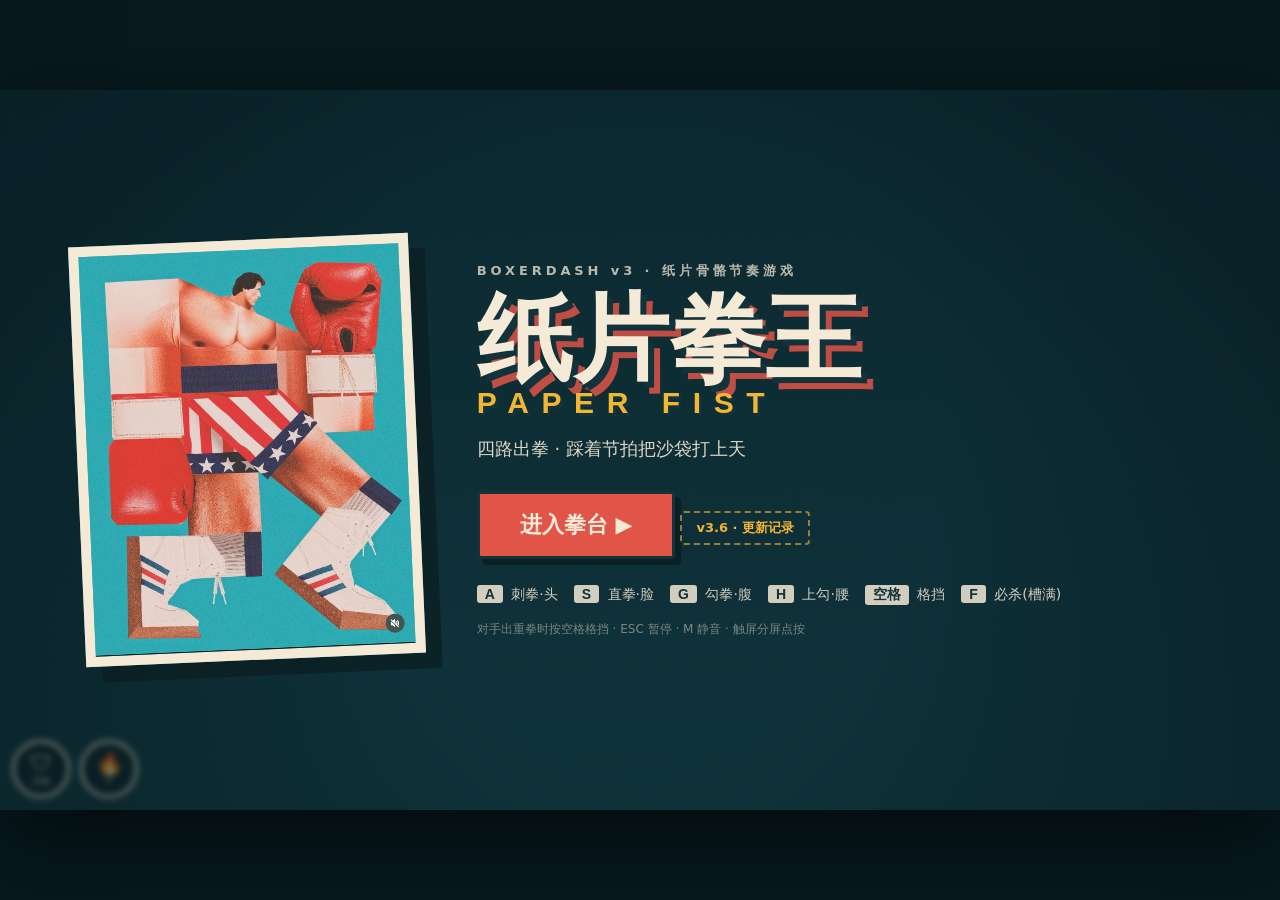
<file: index.html>
<!DOCTYPE html>
<html lang="zh">
<head>
<meta charset="UTF-8">
<meta name="viewport" content="width=device-width, initial-scale=1, user-scalable=no">
<title>纸片拳王 PAPER FIST · BoxerDash v3.6</title>
<link rel="stylesheet" href="css/style.css?v=3">
</head>
<body>
<div id="stage">
  <div id="rotate-hint">📱 建议横屏游玩，体验更佳</div>
  <canvas id="game" width="1280" height="720"></canvas>
  <div id="touch-btns">
    <button id="t-block" title="格挡">🛡<small>空格</small></button>
    <button id="t-ulti" title="必杀">🔥<small>F</small></button>
  </div>

  <!-- 标题 -->
  <div class="screen on" id="screen-title">
    <div class="poster">
      <img src="assets/boxer.jpg" alt="纸片拳王" draggable="false">
    </div>
    <div class="title-block">
      <div class="title-kicker">BOXERDASH v3 · 纸片骨骼节奏游戏</div>
      <h1 class="title-main">纸片拳王<span class="title-en">PAPER FIST</span></h1>
      <div class="title-sub">四路出拳 · 踩着节拍把沙袋打上天</div>
      <button class="btn btn-big" id="btn-title-start">进入拳台 ▶</button>
      <button class="ver-btn" id="btn-version"><span id="ver-label">v3.2 · 更新记录</span></button>
      <div class="title-help">
        <span><b>A</b> 刺拳·头</span><span><b>S</b> 直拳·脸</span><span><b>G</b> 勾拳·腹</span><span><b>H</b> 上勾·腰</span>
        <span><b>空格</b> 格挡</span><span><b>F</b> 必杀(槽满)</span>
        <span class="dim">对手出重拳时按空格格挡 · ESC 暂停 · M 静音 · 触屏分屏点按</span>
      </div>
    </div>
  </div>

  <!-- 大厅 -->
  <div class="screen" id="screen-lobby">
    <div class="lobby">
      <div class="lobby-head">
        <h2>选择比赛 🥊</h2>
        <span id="mute-chk">🔊 音效开 (M)</span>
      </div>
      <div class="lobby-songs" id="lobby-songs"></div>
      <div class="lobby-bar">
        <div class="diff-group">
          <button class="diff-btn" data-d="easy">热身</button>
          <button class="diff-btn sel" data-d="normal">挑战</button>
          <button class="diff-btn" data-d="hard">冠军</button>
        </div>
        <div class="lobby-actions">
          <button class="btn ghost" id="btn-back">返回</button>
          <button class="btn btn-big" id="btn-fight">开打! FIGHT!</button>
        </div>
      </div>
    </div>
  </div>

  <!-- 更新记录 -->
  <div class="screen" id="screen-changelog">
    <div class="panel changelog">
      <h2>版本记录</h2>
      <div id="changelog-list" class="cl-list"></div>
      <button class="btn" id="btn-changelog-close">返回标题</button>
    </div>
  </div>

  <!-- 暂停 -->
  <div class="screen" id="screen-pause">
    <div class="panel">
      <h2>暂停 · 调整呼吸</h2>
      <button class="btn btn-big" id="btn-resume">继续比赛</button>
      <button class="btn ghost" id="btn-quit">放弃本场</button>
    </div>
  </div>

  <!-- 结算 -->
  <div class="screen" id="screen-results">
    <div class="panel results">
      <h2 id="r-title">K.O. 胜利!</h2>
      <div id="r-song" class="r-song"></div>
      <div class="r-grid">
        <div class="r-rank-box"><span id="r-new" class="badge new">NEW!</span><span id="r-fc" class="badge fc">FULL COMBO</span><div id="r-rank" class="r-rank">S</div></div>
        <div class="r-stats">
          <div class="r-score-line">SCORE <b id="r-score">0</b></div>
          <div>最大连击 <b id="r-maxcombo">0</b></div>
          <div>PERFECT <b id="r-perfect">0</b></div>
          <div>GREAT <b id="r-great">0</b></div>
          <div>GOOD <b id="r-good">0</b></div>
          <div>MISS <b id="r-miss">0</b></div>
          <div>精度 <b id="r-acc">0%</b></div>
        </div>
      </div>
      <div class="lobby-actions">
        <button class="btn" id="btn-retry">再打一场</button>
        <button class="btn ghost" id="btn-lobby">回大厅</button>
      </div>
    </div>
  </div>
</div>

<script>
/* 顺序加载（no-store：改完即生效，天然免缓存）。
   四个模块拼成一段执行，共享词法作用域（const 不会泄漏到全局）。 */
(async () => {
  window.__errors = window.__errors || [];
  window.onerror = (m, s, l, c, e) => { window.__errors.push(String((e && e.stack) || m)); };
  try {
    const parts = [];
    for (const f of ['chart', 'audio', 'rig', 'game'])
      parts.push(await fetch(`js/${f}.js`, { cache: 'no-store' }).then(r => r.text())
        .then(t => `/* ===== ${f}.js ===== */\n` + t));
    (0, eval)(parts.join('\n') + '\n//# sourceURL=boxerdash.bundle.js');
  } catch (e) { window.__errors.push(String(e)); }
})();
</script>
</body>
</html>
</file>
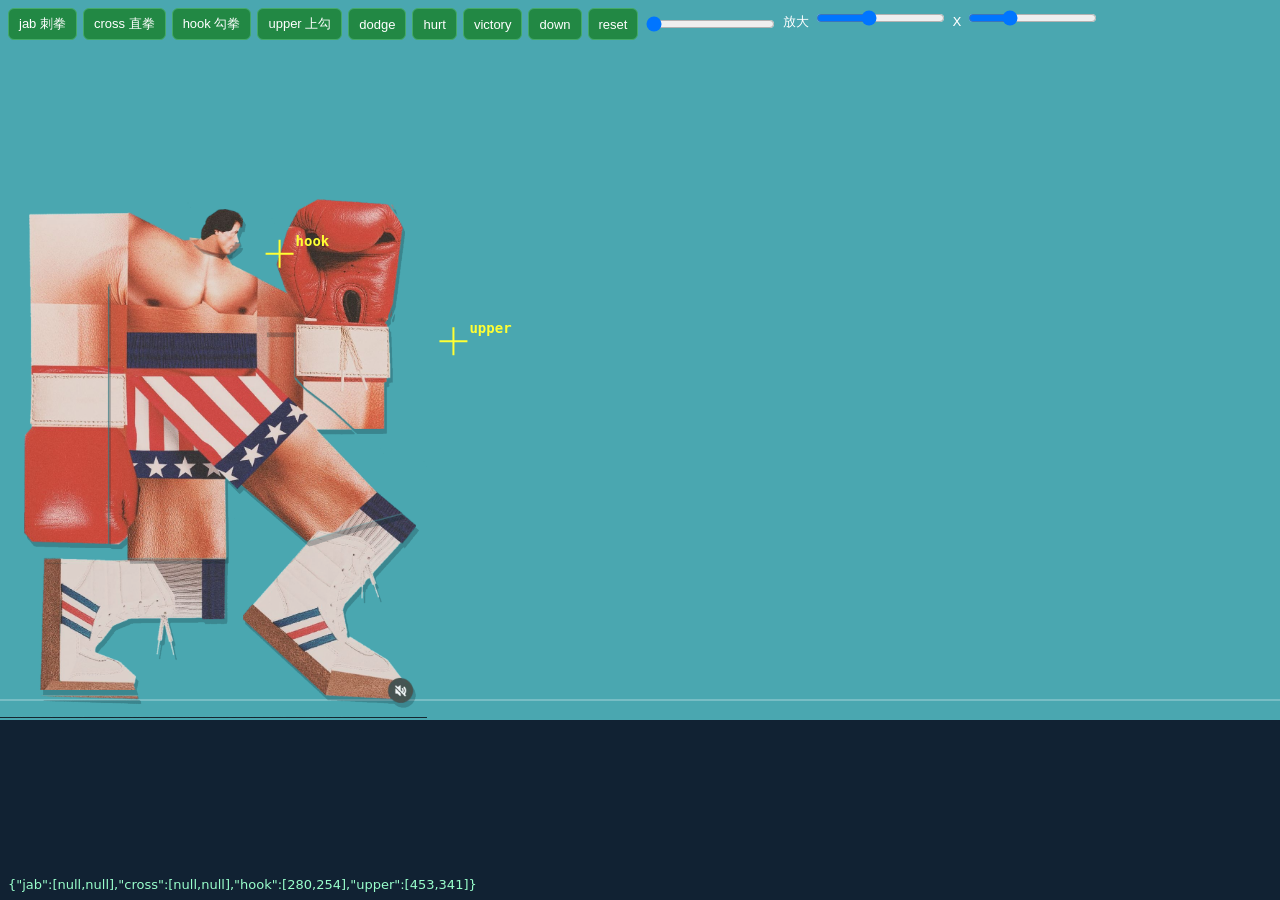
<file: rigtest.html>
<!DOCTYPE html>
<html lang="zh">
<head>
<meta charset="UTF-8">
<title>Rig Tester · 纸片拳王</title>
<style>
  body { margin:0; background:#123; font: 13px system-ui; color:#fff; overflow:hidden; }
  canvas { display:block; }
  #bar { position:fixed; left:8px; top:8px; display:flex; gap:6px; flex-wrap:wrap; max-width:1280px; }
  button { background:#284; color:#fff; border:1px solid #4a6; border-radius:6px; padding:6px 10px; cursor:pointer; font-size:13px; }
  button:hover { background:#395; }
  #info { position:fixed; left:8px; bottom:8px; color:#9fc; }
</style>
</head>
<body>
<canvas id="cv" width="1280" height="720"></canvas>
<div id="bar">
  <button data-a="jab">jab 刺拳</button>
  <button data-a="cross">cross 直拳</button>
  <button data-a="hook">hook 勾拳</button>
  <button data-a="upper">upper 上勾</button>
  <button data-a="dodge">dodge</button>
  <button data-a="hurt">hurt</button>
  <button data-a="victory">victory</button>
  <button data-a="down">down</button>
  <button data-a="reset">reset</button>
  <input id="ph" type="range" min="0" max="100" value="0" title="beat phase">
  <label>放大 <input id="sc" type="range" min="20" max="60" value="36"></label>
  <label>X <input id="px" type="range" min="0" max="500" value="150"></label>
</div>
<div id="info">impact points will show as ✛</div>
<script src="js/rig.js?v=2"></script>
<script>
window.__errors = [];
window.onerror = (m, s, l, c, e) => { window.__errors.push(String((e && e.stack) || m)); };
const cv = document.getElementById('cv'), ctx = cv.getContext('2d');
let T0 = performance.now();
const place = () => ({ x: +document.getElementById('px').value, y: 560, s: +document.getElementById('sc').value / 100 });
const LANE_ACTS = ['jab', 'cross', 'hook', 'upper'];
let impacts = null;

Rig.load(() => { computeImpacts(); });

function computeImpacts() {
  impacts = {};
  for (const a of LANE_ACTS) impacts[a] = Rig.impactPoint(a, place());
  document.getElementById('info').textContent = JSON.stringify(impacts, (k, v) =>
    typeof v === 'number' ? Math.round(v) : v);
}
document.querySelectorAll('button').forEach(b => b.onclick = () => {
  const a = b.dataset.a;
  if (a === 'reset') Rig.reset(); else Rig.act(a);
  if (LANE_ACTS.includes(a)) computeImpacts();
});
document.getElementById('ph').oninput = e => Rig.setBeat(+e.target.value / 100, 0);

function frame(now) {
  try {
    const t = (now - T0) / 1000, dt = 1 / 60;
    if (!window.__freeze) Rig.update(dt);
    ctx.fillStyle = '#4aa7b0'; ctx.fillRect(0, 0, 1280, 720);
    // 地面参考线
    ctx.strokeStyle = 'rgba(255,255,255,.25)'; ctx.beginPath();
    ctx.moveTo(0, 700); ctx.lineTo(1280, 700); ctx.stroke();
    Rig.setBeat((t * 2.2) % 1, 0);
    Rig.draw(ctx, t, place());
    // 画命中点
    if (impacts) for (const a in impacts) {
      const [x, y] = impacts[a];
      ctx.strokeStyle = '#ff3'; ctx.lineWidth = 2;
      ctx.beginPath(); ctx.moveTo(x - 14, y); ctx.lineTo(x + 14, y);
      ctx.moveTo(x, y - 14); ctx.lineTo(x, y + 14); ctx.stroke();
      ctx.fillStyle = '#ff3'; ctx.font = 'bold 14px monospace'; ctx.fillText(a, x + 16, y - 8);
    }
  } catch (e) { window.__errors.push(String((e && e.stack) || e)); }
  setTimeout(frame, 12);   // setTimeout 驱动：隐藏标签页里 rAF 会被冻结
}
setTimeout(frame, 0);
window.__rig = Rig;
</script>
</body>
</html>
</file>
<file: css/style.css>
/* 纸片拳王 PAPER FIST · 纸质海报风 UI */
* { margin: 0; padding: 0; box-sizing: border-box; }
html, body { height: 100%; background: #07191e; overflow: hidden; }
body {
  font-family: "PingFang SC", "Hiragino Sans GB", "Microsoft YaHei", system-ui, sans-serif;
  color: #f4ead6;
  display: flex; align-items: center; justify-content: center;
}

#stage { position: relative; }
#game { display: block; background: #123c46; box-shadow: 0 30px 80px rgba(0,0,0,.55); }

/* ---------- 覆盖屏 ---------- */
.screen {
  position: absolute; inset: 0;
  display: none;
  align-items: center; justify-content: center;
  background: rgba(7, 25, 30, 0.55);
  backdrop-filter: blur(3px);
  z-index: 10;
}
.screen.on { display: flex; }

/* ---------- 按钮：硬阴影剪纸 ---------- */
.btn {
  font-family: "Arial Black", "PingFang SC", system-ui;
  font-weight: 900;
  border: 3px solid #12333c;
  background: #f4ead6; color: #12333c;
  padding: 12px 26px;
  font-size: 18px;
  cursor: pointer;
  box-shadow: 6px 6px 0 rgba(10, 30, 36, 0.85);
  transition: transform .08s, box-shadow .08s;
  border-radius: 4px;
}
.btn:hover { transform: translate(-2px,-2px); box-shadow: 8px 8px 0 rgba(10,30,36,.85); }
.btn:active { transform: translate(3px,3px); box-shadow: 2px 2px 0 rgba(10,30,36,.85); }
.btn-big { background: #e05548; color: #f4ead6; font-size: 22px; padding: 16px 40px; }
.btn.ghost { background: transparent; color: #f4ead6; border-color: #f4ead6; box-shadow: 4px 4px 0 rgba(10,30,36,.6); }

/* ---------- 标题 ---------- */
#screen-title { justify-content: flex-start; padding-left: 6%; gap: 60px; }
.poster {
  width: 340px;
  transform: rotate(-2.5deg);
  border: 10px solid #f4ead6;
  box-shadow: 16px 16px 0 rgba(10,30,36,.8);
  background: #4aa7b0;
}
.poster img { display: block; width: 100%; }
.title-block { max-width: 640px; }
.title-kicker { letter-spacing: .3em; font-weight: 700; opacity: .75; font-size: 13px; }
.title-main {
  font-family: "Arial Black", "PingFang SC", sans-serif;
  font-size: 96px; line-height: 1.02;
  color: #f4ead6;
  text-shadow: 6px 6px 0 #12333c, 12px 12px 0 rgba(224,85,72,.85);
  margin: 10px 0 6px;
}
.title-en { display: block; font-size: 30px; letter-spacing: .42em; color: #f2b632; text-shadow: 3px 3px 0 #12333c; }
.title-sub { font-size: 18px; margin: 18px 0 30px; opacity: .9; }
.title-help { display: flex; gap: 16px; flex-wrap: wrap; margin-top: 26px; font-size: 14px; opacity: .85; }
.title-help b {
  display: inline-block; background: #f4ead6; color: #12333c;
  padding: 1px 8px; border-radius: 3px; margin-right: 4px;
  font-family: "Arial Black", sans-serif;
}
.title-help .dim { width: 100%; opacity: .55; font-size: 12px; }

/* ---------- 大厅 ---------- */
.lobby {
  width: min(1060px, 92%);
  background: #f4ead6; color: #12333c;
  border: 4px solid #12333c;
  box-shadow: 14px 14px 0 rgba(10,30,36,.8);
  padding: 26px 30px;
  transform: rotate(-.4deg);
}
.lobby-head { display: flex; justify-content: space-between; align-items: center; margin-bottom: 18px; }
.lobby-head h2 { font-family: "Arial Black","PingFang SC",sans-serif; font-size: 30px; }
.lobby-songs { display: grid; grid-template-columns: repeat(3, 1fr); gap: 16px; }
.song-card {
  border: 3px solid #12333c; padding: 14px 16px; cursor: pointer;
  background: #fffaf0;
  box-shadow: 5px 5px 0 rgba(10,30,36,.5);
  transition: transform .08s;
  position: relative;
}
.song-card:hover { transform: translate(-2px,-2px); }
.song-card.sel { background: #ffd98a; transform: rotate(-1deg) scale(1.02); box-shadow: 7px 7px 0 rgba(10,30,36,.75); }
.song-emoji { font-size: 30px; }
.song-name { font-weight: 900; font-size: 20px; margin: 4px 0 2px; font-family: "Arial Black","PingFang SC",sans-serif; }
.song-en { display: block; font-size: 12px; opacity: .6; letter-spacing: .12em; }
.song-bpm { font-size: 12px; opacity: .8; margin-top: 6px; }
.song-best { margin-top: 10px; font-size: 13px; font-weight: 700; color: #b0441f; }
.lobby-bar { display: flex; justify-content: space-between; align-items: center; margin-top: 22px; }
.diff-group { display: flex; gap: 10px; }
.diff-btn {
  font-family: "Arial Black","PingFang SC",sans-serif; font-weight: 900;
  border: 3px solid #12333c; background: #fffaf0; color: #12333c;
  padding: 10px 22px; font-size: 16px; cursor: pointer; border-radius: 4px;
  box-shadow: 4px 4px 0 rgba(10,30,36,.5);
}
.diff-btn.sel { background: #e05548; color: #f4ead6; transform: rotate(-1.5deg); }
.lobby-actions { display: flex; gap: 14px; }

/* ---------- 面板（暂停/结算） ---------- */
.panel {
  background: #f4ead6; color: #12333c;
  border: 4px solid #12333c;
  box-shadow: 14px 14px 0 rgba(10,30,36,.8);
  padding: 34px 44px;
  text-align: center;
  transform: rotate(-.5deg);
  min-width: 420px;
}
.panel h2 { font-family: "Arial Black","PingFang SC",sans-serif; font-size: 34px; margin-bottom: 20px; }
.panel .btn { display: block; width: 100%; margin-top: 14px; }
.results { min-width: 560px; }
.r-song { font-weight: 700; opacity: .8; margin-bottom: 18px; }
.r-grid { display: flex; gap: 30px; align-items: center; justify-content: center; margin-bottom: 10px; }
.r-rank-box { position: relative; }
.r-rank {
  font-family: "Arial Black", sans-serif;
  font-size: 110px; color: #e05548;
  text-shadow: 5px 5px 0 #12333c;
  transform: rotate(-4deg);
}
.badge {
  display: inline-block; font-size: 12px; font-weight: 900; letter-spacing: .1em;
  padding: 3px 10px; border-radius: 3px; margin: 0 3px;
}
.badge.fc { background: #f2b632; color: #12333c; }
.badge.new { background: #12333c; color: #f2b632; }
.r-stats { text-align: left; font-size: 16px; line-height: 1.9; }
.r-stats b { font-family: "Arial Black", sans-serif; float: right; margin-left: 26px; }
.r-score-line { font-size: 20px; border-bottom: 3px solid #12333c; padding-bottom: 6px; margin-bottom: 6px; }
.r-score-line b { font-size: 30px; }

/* ---------- 键位方案按钮 ---------- */
.scheme-btn {
  font-family: "Arial Black","PingFang SC",sans-serif; font-weight: 900;
  border: 3px solid #12333c; background: #fffaf0; color: #12333c;
  padding: 10px 16px; font-size: 14px; cursor: pointer; border-radius: 4px;
  box-shadow: 4px 4px 0 rgba(10,30,36,.5);
}
.scheme-btn.sel { background: #4a9bd8; color: #f4ead6; transform: rotate(-1.5deg); }

/* ---------- 版本按钮（标题页） ---------- */
.ver-btn {
  margin-top: 18px;
  background: transparent; color: #f2b632;
  border: 2px dashed rgba(242,182,50,.6);
  padding: 6px 14px; font-size: 13px; font-weight: 700;
  cursor: pointer; border-radius: 4px;
  font-family: "PingFang SC", system-ui;
}
.ver-btn:hover { background: rgba(242,182,50,.15); }

/* ---------- 更新记录面板 ---------- */
.changelog { width: min(680px, 90%); max-height: 82vh; overflow-y: auto; text-align: left; }
.changelog h2 { text-align: center; }
.cl-item { border-bottom: 2px dashed rgba(18,51,60,.25); padding: 14px 4px; }
.cl-item.newest .cl-v { background: #e05548; color: #f4ead6; }
.cl-head { display: flex; align-items: center; gap: 12px; margin-bottom: 8px; }
.cl-v {
  font-family: "Arial Black", sans-serif; font-size: 16px;
  background: #12333c; color: #f4ead6; padding: 2px 10px; border-radius: 3px;
}
.cl-title { font-weight: 900; font-size: 17px; }
.cl-date { margin-left: auto; font-size: 12px; opacity: .55; }
.cl-item ul { margin: 6px 0 0 20px; font-size: 14px; line-height: 1.8; }

/* ---------- 竖屏横屏提示 ---------- */
#rotate-hint {
  display: none;
  position: fixed; inset: 0; z-index: 99;
  background: #0a252c; color: #f4ead6;
  align-items: center; justify-content: center;
  font-size: 18px; font-weight: 700;
}
@media (orientation: portrait) and (max-width: 920px) {
  #rotate-hint { display: flex; }
}

/* ---------- 触屏格挡/必杀按钮 ---------- */
#touch-btns { position: absolute; left: 12px; bottom: 12px; display: flex; gap: 10px; z-index: 5; }
#touch-btns button {
  width: 58px; height: 58px; border-radius: 50%;
  border: 3px solid #f4ead6; background: rgba(10,30,36,.65); color: #f4ead6;
  font-size: 22px; cursor: pointer; display: flex; flex-direction: column;
  align-items: center; justify-content: center; line-height: 1;
}
#touch-btns small { font-size: 9px; margin-top: 2px; }
#touch-btns button:active { transform: scale(0.92); }
</file>
